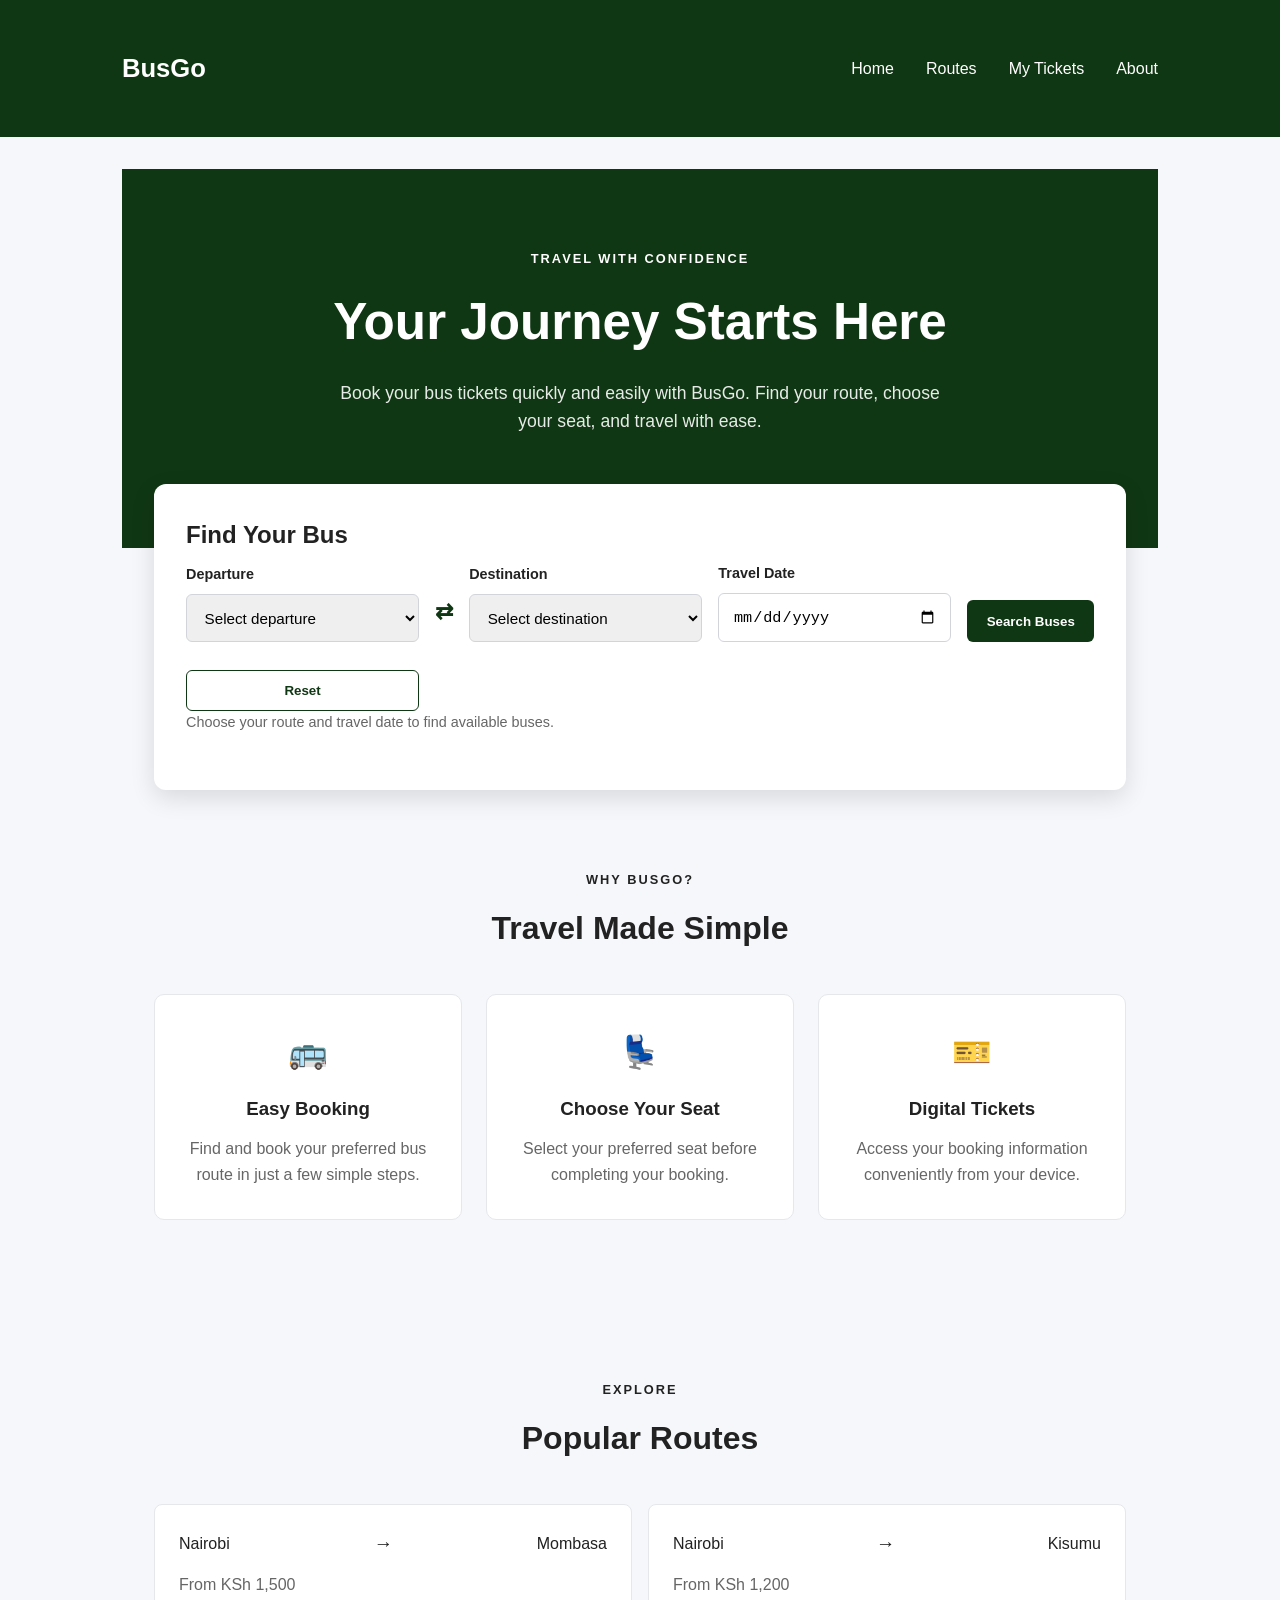
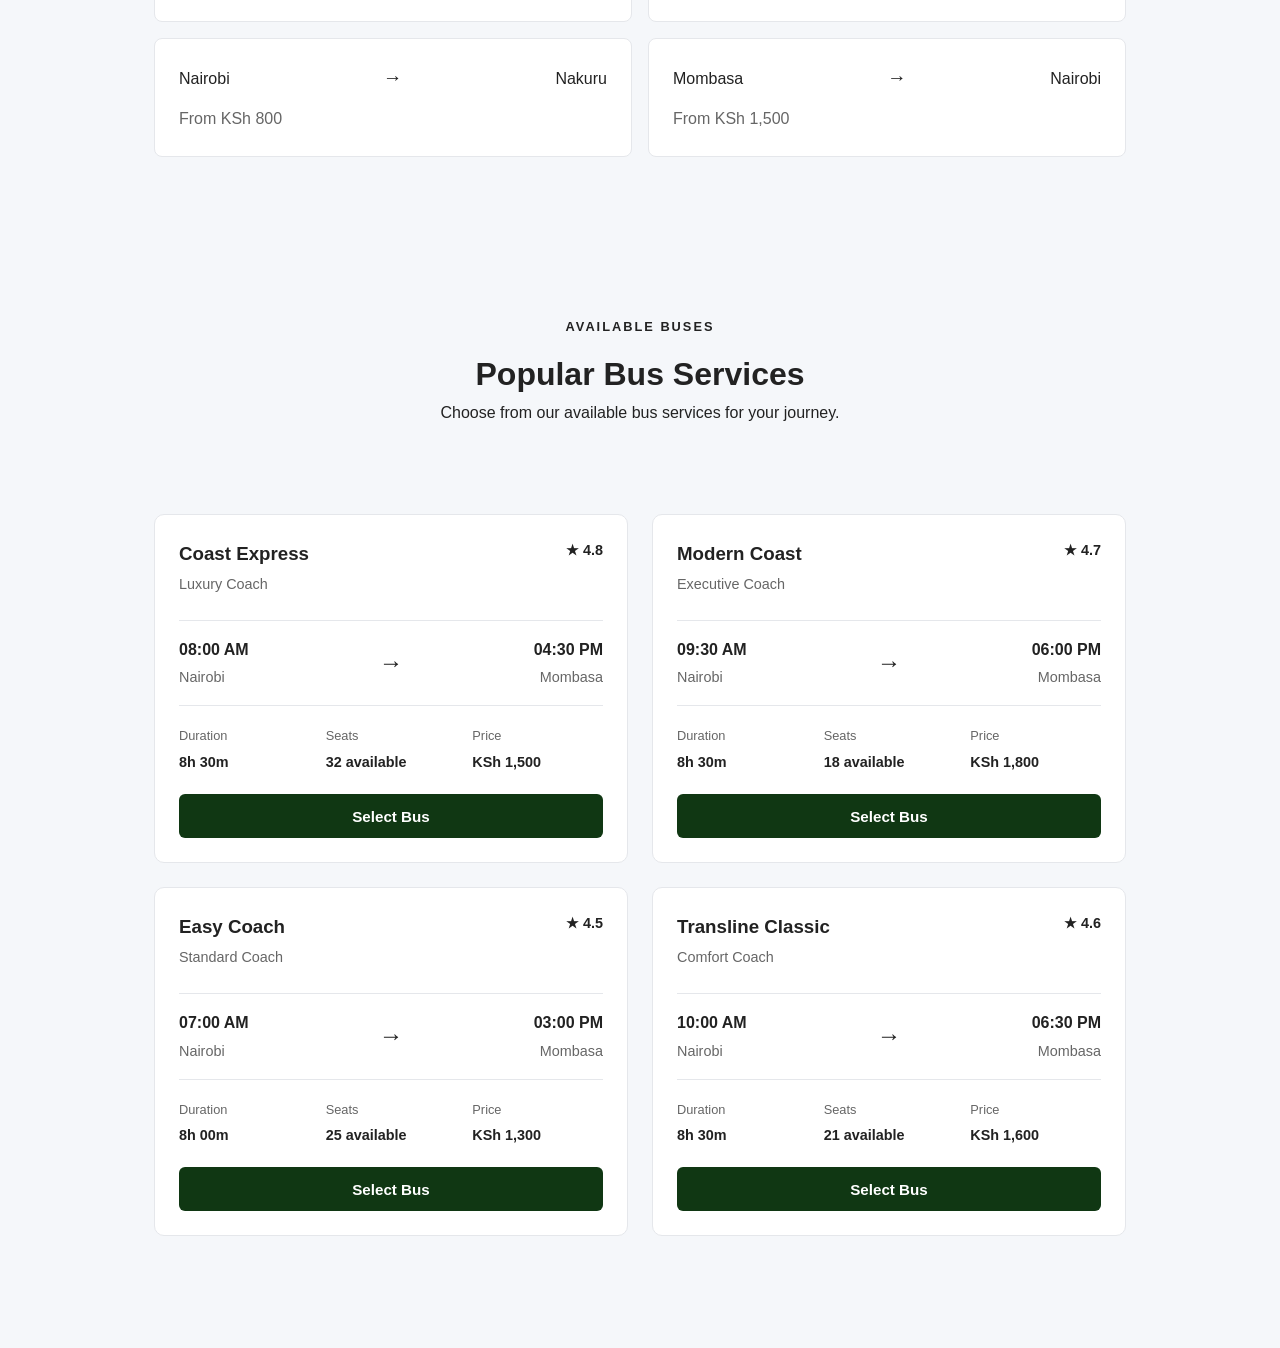
<file: index.html>
<!DOCTYPE html>
<html lang="en">
<head>
    <meta charset="UTF-8">
    <meta name="viewport" content="width=device-width, initial-scale=1.0">

    <title>BusGo - Bus Ticket Booking</title>

    <link rel="stylesheet" href="css/style.css">
    <link rel="stylesheet" href="css/responsive.css">
</head>

<body>

<header class="site-header">
    <nav class="navbar">
        <a href="index.html" class="logo">
            BusGo
        </a>

        <ul class="nav-links">
            <li>
                <a href="index.html">Home</a>
            </li>

            <li>
                <a href="#routes">Routes</a>
            </li>

            <li>
                <a href="tickets.html">My Tickets</a>
            </li>

            <li>
                <a href="#about">About</a>
            </li>
        </ul>

        <button class="menu-toggle" aria-label="Toggle navigation">
            ☰
        </button>
    </nav>
</header>

    <main>

    <!-- Hero Section -->
    <section class="hero">
        <div class="hero-content">
            <p class="hero-label">TRAVEL WITH CONFIDENCE</p>

            <h1>Your Journey Starts Here</h1>

            <p class="hero-description">
                Book your bus tickets quickly and easily with BusGo.
                Find your route, choose your seat, and travel with ease.
            </p>
        </div>
    </section>


    <!-- Search Section -->
    <section class="search-section">

        <div class="search-card">

            <h2>Find Your Bus</h2>

            <form class="search-form" id="bus-search-form">

    <div class="form-group">
        <label for="from">Departure</label>

        <select id="from" name="from" required>
            <option value="">Select departure</option>
            <option value="nairobi">Nairobi</option>
            <option value="mombasa">Mombasa</option>
            <option value="kisumu">Kisumu</option>
            <option value="nakuru">Nakuru</option>
            <option value="eldoret">Eldoret</option>
        </select>
    </div>


    <div class="route-swap" aria-hidden="true">
        ⇄
    </div>


    <div class="form-group">
        <label for="to">Destination</label>

        <select id="to" name="to" required>
            <option value="">Select destination</option>
            <option value="nairobi">Nairobi</option>
            <option value="mombasa">Mombasa</option>
            <option value="kisumu">Kisumu</option>
            <option value="nakuru">Nakuru</option>
            <option value="eldoret">Eldoret</option>
        </select>
    </div>


    <div class="form-group">
        <label for="travel-date">Travel Date</label>

        <input
            type="date"
            id="travel-date"
            name="travel-date"
            required
        >
    </div>


    <button type="submit" class="search-button">
        Search Buses
    </button>
<button
    type="button"
    class="reset-search-button"
    id="reset-search"
>
    Reset
</button>
</form>

        </div>

    </section>


    <!-- Features Section -->
    <section class="features-section">

        <div class="section-heading">
            <p class="section-label">WHY BUSGO?</p>
            <h2>Travel Made Simple</h2>
        </div>


        <div class="feature-grid">

            <article class="feature-card">
                <div class="feature-icon">🚌</div>

                <h3>Easy Booking</h3>

                <p>
                    Find and book your preferred bus route
                    in just a few simple steps.
                </p>
            </article>


            <article class="feature-card">
                <div class="feature-icon">💺</div>

                <h3>Choose Your Seat</h3>

                <p>
                    Select your preferred seat before
                    completing your booking.
                </p>
            </article>


            <article class="feature-card">
                <div class="feature-icon">🎫</div>

                <h3>Digital Tickets</h3>

                <p>
                    Access your booking information
                    conveniently from your device.
                </p>
            </article>

        </div>

    </section>


    <!-- Popular Routes -->
    <section class="routes-section" id="routes">

        <div class="section-heading">
            <p class="section-label">EXPLORE</p>
            <h2>Popular Routes</h2>
        </div>


        <div class="route-grid">

            <article class="route-card">
                <div>
                    <span>Nairobi</span>
                    <strong>→</strong>
                    <span>Mombasa</span>
                </div>

                <p>From KSh 1,500</p>
            </article>


            <article class="route-card">
                <div>
                    <span>Nairobi</span>
                    <strong>→</strong>
                    <span>Kisumu</span>
                </div>

                <p>From KSh 1,200</p>
            </article>


            <article class="route-card">
                <div>
                    <span>Nairobi</span>
                    <strong>→</strong>
                    <span>Nakuru</span>
                </div>

                <p>From KSh 800</p>
            </article>


            <article class="route-card">
                <div>
                    <span>Mombasa</span>
                    <strong>→</strong>
                    <span>Nairobi</span>
                </div>

                <p>From KSh 1,500</p>
            </article>

        </div>

    </section>
    <!-- Available Buses -->
<section class="buses-section" id="buses">

    <div class="section-heading">
        <p class="section-label">AVAILABLE BUSES</p>
        <h2>Popular Bus Services</h2>
        <p>
            Choose from our available bus services for your journey.
        </p>
    </div>

<p class="search-results-message" id="search-results-message"></p>
    <div class="bus-grid">

        <!-- Bus Card 1 -->
        <article
    class="bus-card"
    data-from="nairobi"
    data-to="mombasa"
>

            <div class="bus-card-header">
                <div>
                    <h3>Coast Express</h3>
                    <p>Luxury Coach</p>
                </div>

                <span class="bus-rating">★ 4.8</span>
            </div>


            <div class="bus-route">

                <div class="route-point">
                    <strong>08:00 AM</strong>
                    <span>Nairobi</span>
                </div>

                <div class="route-line">
                    <span>→</span>
                </div>

                <div class="route-point">
                    <strong>04:30 PM</strong>
                    <span>Mombasa</span>
                </div>

            </div>


            <div class="bus-details">

                <div>
                    <span>Duration</span>
                    <strong>8h 30m</strong>
                </div>

                <div>
                    <span>Seats</span>
                    <strong>32 available</strong>
                </div>

                <div>
                    <span>Price</span>
                    <strong>KSh 1,500</strong>
                </div>

            </div>


            <button class="select-bus-button">
                Select Bus
            </button>

        </article>


        <!-- Bus Card 2 -->
        <article
    class="bus-card"
    data-from="nairobi"
    data-to="mombasa"
>

            <div class="bus-card-header">
                <div>
                    <h3>Modern Coast</h3>
                    <p>Executive Coach</p>
                </div>

                <span class="bus-rating">★ 4.7</span>
            </div>


            <div class="bus-route">

                <div class="route-point">
                    <strong>09:30 AM</strong>
                    <span>Nairobi</span>
                </div>

                <div class="route-line">
                    <span>→</span>
                </div>

                <div class="route-point">
                    <strong>06:00 PM</strong>
                    <span>Mombasa</span>
                </div>

            </div>


            <div class="bus-details">

                <div>
                    <span>Duration</span>
                    <strong>8h 30m</strong>
                </div>

                <div>
                    <span>Seats</span>
                    <strong>18 available</strong>
                </div>

                <div>
                    <span>Price</span>
                    <strong>KSh 1,800</strong>
                </div>

            </div>


            <button class="select-bus-button">
                Select Bus
            </button>

        </article>


        <!-- Bus Card 3 -->
        <article
    class="bus-card"
    data-from="nairobi"
    data-to="mombasa"
>

            <div class="bus-card-header">
                <div>
                    <h3>Easy Coach</h3>
                    <p>Standard Coach</p>
                </div>

                <span class="bus-rating">★ 4.5</span>
            </div>


            <div class="bus-route">

                <div class="route-point">
                    <strong>07:00 AM</strong>
                    <span>Nairobi</span>
                </div>

                <div class="route-line">
                    <span>→</span>
                </div>

                <div class="route-point">
                    <strong>03:00 PM</strong>
                    <span>Mombasa</span>
                </div>

            </div>


            <div class="bus-details">

                <div>
                    <span>Duration</span>
                    <strong>8h 00m</strong>
                </div>

                <div>
                    <span>Seats</span>
                    <strong>25 available</strong>
                </div>

                <div>
                    <span>Price</span>
                    <strong>KSh 1,300</strong>
                </div>

            </div>


            <button class="select-bus-button">
                Select Bus
            </button>

        </article>


        <!-- Bus Card 4 -->
        <article
    class="bus-card"
    data-from="nairobi"
    data-to="mombasa"
>

            <div class="bus-card-header">
                <div>
                    <h3>Transline Classic</h3>
                    <p>Comfort Coach</p>
                </div>

                <span class="bus-rating">★ 4.6</span>
            </div>


            <div class="bus-route">

                <div class="route-point">
                    <strong>10:00 AM</strong>
                    <span>Nairobi</span>
                </div>

                <div class="route-line">
                    <span>→</span>
                </div>

                <div class="route-point">
                    <strong>06:30 PM</strong>
                    <span>Mombasa</span>
                </div>

            </div>


            <div class="bus-details">

                <div>
                    <span>Duration</span>
                    <strong>8h 30m</strong>
                </div>

                <div>
                    <span>Seats</span>
                    <strong>21 available</strong>
                </div>

                <div>
                    <span>Price</span>
                    <strong>KSh 1,600</strong>
                </div>

            </div>


            <button class="select-bus-button">
                Select Bus
            </button>

        </article>

    </div>

</section>
<!-- Seat Selection -->
<section class="seat-selection-section" id="seat-selection">

    <div class="section-heading">
        <p class="section-label">BOOK YOUR JOURNEY</p>
        <h2>Choose Your Seat</h2>

        <p id="selected-bus-info">
            Select a bus to choose your preferred seat.
        </p>
    </div>


    <div class="seat-selection-container">

        <!-- Bus Layout -->
        <div class="bus-layout">

            <div class="bus-driver">
                <span>DRIVER</span>
            </div>


            <div class="seat-grid">

                <button class="seat available" data-seat="1">
                    1
                </button>

                <button class="seat available" data-seat="2">
                    2
                </button>


                <button class="seat available" data-seat="3">
                    3
                </button>

                <button class="seat occupied" data-seat="4" disabled>
                    4
                </button>


                <button class="seat available" data-seat="5">
                    5
                </button>

                <button class="seat available" data-seat="6">
                    6
                </button>


                <button class="seat occupied" data-seat="7" disabled>
                    7
                </button>

                <button class="seat available" data-seat="8">
                    8
                </button>


                <button class="seat available" data-seat="9">
                    9
                </button>

                <button class="seat available" data-seat="10">
                    10
                </button>


                <button class="seat available" data-seat="11">
                    11
                </button>

                <button class="seat available" data-seat="12">
                    12
                </button>


                <button class="seat occupied" data-seat="13" disabled>
                    13
                </button>

                <button class="seat available" data-seat="14">
                    14
                </button>


                <button class="seat available" data-seat="15">
                    15
                </button>

                <button class="seat available" data-seat="16">
                    16
                </button>

            </div>

        </div>


        <!-- Booking Summary -->
        <div class="booking-summary">

            <h3>Booking Summary</h3>

            <div class="summary-row">
                <span>Bus</span>
                <strong id="summary-bus">Not selected</strong>
            </div>

            <div class="summary-row">
                <span>Route</span>
                <strong id="summary-route">Not selected</strong>
            </div>
            <div class="summary-row">
               <span>Date</span> 
               <strong id="summary-date">Not selected</strong>
            </div>

            <div class="summary-row">
                <span>Seat</span>
                <strong id="summary-seat">Not selected</strong>
            </div>

            <div class="summary-row">
                <span>Price</span>
                <strong id="summary-price">KSh 0</strong>
            </div>


            <button
                type="button"
                class="continue-button"
                id="continue-booking"
                disabled
            >
                Continue
            </button>

        </div>

    </div>


    <!-- Seat Legend -->

    <div class="seat-legend">

        <div>
            <span class="legend-seat available"></span>
            Available
        </div>

        <div>
            <span class="legend-seat selected"></span>
            Selected
        </div>

        <div>
            <span class="legend-seat occupied"></span>
            Occupied
        </div>

    </div>

</section>

</main>

    <script src="js/app.js"></script>
    <script src="js/confirmation.js"></script>
</body>
</html>
</file>
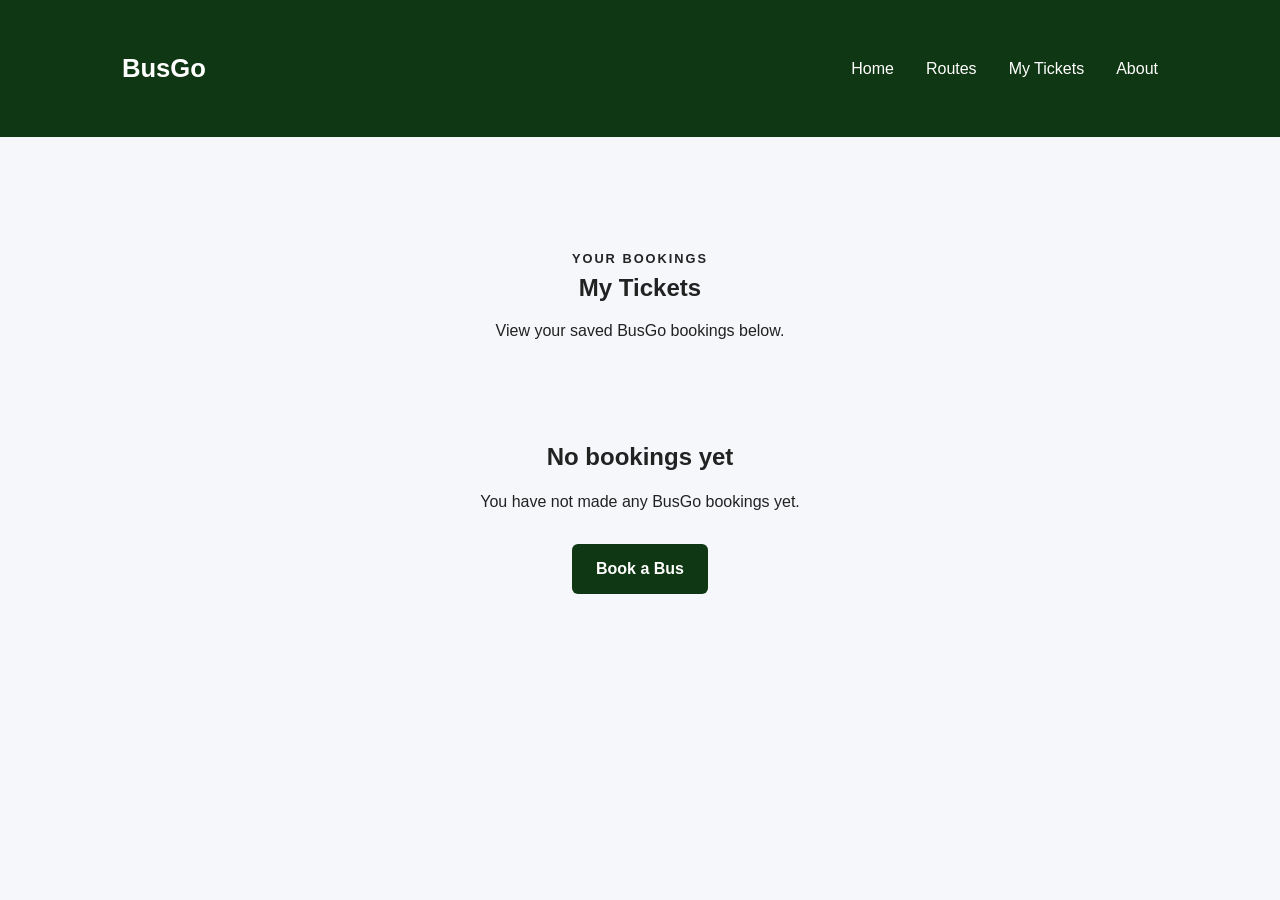
<file: tickets.html>
<!DOCTYPE html>
<html lang="en">

<head>
    <meta charset="UTF-8">
    <meta name="viewport" content="width=device-width, initial-scale=1.0">

    <title>BusGo - My Tickets</title>

    <link rel="stylesheet" href="css/style.css">
    <link rel="stylesheet" href="css/tickets.css">
</head>

<body>

<header class="site-header">

    <nav class="navbar">

        <a href="index.html" class="logo">
            BusGo
        </a>

        <ul class="nav-links">

            <li>
                <a href="index.html">Home</a>
            </li>

            <li>
                <a href="index.html#routes">Routes</a>
            </li>

            <li>
                <a href="tickets.html">My Tickets</a>
            </li>

            <li>
                <a href="index.html#about">About</a>
            </li>

        </ul>

        <button
            class="menu-toggle"
            aria-label="Toggle navigation"
        >
            ☰
        </button>

    </nav>

</header>


<main>

    <section class="tickets-page">

        <div class="section-heading">

            <p class="section-label">
                YOUR BOOKINGS
            </p>

            <h1>
                My Tickets
            </h1>

            <p>
                View your saved BusGo bookings below.
            </p>

        </div>


        <div
    id="no-tickets"
    class="no-tickets"
    hidden
>

    <h2>No bookings yet</h2>

    <p>
        You have not made any BusGo bookings yet.
    </p>

    <a
        href="index.html"
        class="search-button"
    >
        Book a Bus
    </a>

</div>

    </section>

</main>


<script src="js/tickets.js"></script>

</body>

</html>
</file>
<file: css/style.css>
* {
    box-sizing: border-box;
    margin: 0;
    padding: 0;
}

body {
    font-family: Arial, sans-serif;
    line-height: 1.6;
    background: #f5f7fa;
    color: #222;
}

header {
    padding: 2rem;
    text-align: center;
    background: #103713;
    color: white;
}

main {
    max-width: 1100px;
    margin: 0 auto;
    padding: 2rem;
}

.site-header {
    background: #103713;
    color: white;
}

.navbar {
    max-width: 1100px;
    margin: 0 auto;
    padding: 1rem 2rem;

    display: flex;
    align-items: center;
    justify-content: space-between;
}

.logo {
    color: white;
    text-decoration: none;
    font-size: 1.6rem;
    font-weight: bold;
}

.nav-links {
    display: flex;
    list-style: none;
    gap: 2rem;
}

.nav-links a {
    color: white;
    text-decoration: none;
    font-weight: 500;
}

.nav-links a:hover {
    text-decoration: underline;
}

.menu-toggle {
    display: none;
    background: none;
    border: none;
    color: white;
    font-size: 1.5rem;
    cursor: pointer;
}

/* Hero Section */

.hero {
    background: #103713;
    color: white;
    padding: 5rem 2rem 7rem;
    text-align: center;
}

.hero-content {
    max-width: 800px;
    margin: 0 auto;
}

.hero-label,
.section-label {
    font-size: 0.8rem;
    font-weight: bold;
    letter-spacing: 2px;
    margin-bottom: 0.75rem;
}

.hero h1 {
    font-size: 3.2rem;
    margin-bottom: 1rem;
}

.hero-description {
    max-width: 600px;
    margin: 0 auto;
    font-size: 1.1rem;
    opacity: 0.9;
}


/* Search Section */

.search-section {
    max-width: 1100px;
    margin: -4rem auto 0;
    padding: 0 2rem;
    position: relative;
}

.search-card {
    background: white;
    padding: 2rem;
    border-radius: 12px;
    box-shadow: 0 8px 25px rgba(0, 0, 0, 0.12);
}

.search-card h2 {
    margin-bottom: 0.5rem;
}

.search-card::after {
    content: "Choose your route and travel date to find available buses.";
    display: block;
    color: #666;
    font-size: 0.9rem;
    margin-bottom: 1.5rem;
}

.search-form {
    display: grid;
    grid-template-columns: 1fr auto 1fr 1fr auto;
    gap: 1rem;
    align-items: end;
}

.form-group {
    display: flex;
    flex-direction: column;
    gap: 0.5rem;
}

.form-group label {
    font-weight: bold;
    font-size: 0.9rem;
}

.form-group select,
.form-group input {
    padding: 0.85rem;
    border: 1px solid #d1d5db;
    border-radius: 6px;
    font-size: 0.95rem;
}

.search-button {
    padding: 0.85rem 1.2rem;
    border: none;
    border-radius: 6px;
    background: #103713;
    color: white;
    font-weight: bold;
    cursor: pointer;
}

.search-button:hover {
    opacity: 0.9;
}


/* General Section Styling */

.features-section,
.routes-section {
    max-width: 1100px;
    margin: 0 auto;
    padding: 5rem 2rem;
}

.section-heading {
    text-align: center;
    margin-bottom: 2.5rem;
}

.section-heading h2 {
    font-size: 2rem;
}


/* Features */

.feature-grid {
    display: grid;
    grid-template-columns: repeat(3, 1fr);
    gap: 1.5rem;
}

.feature-card {
    padding: 2rem;
    text-align: center;
    background: white;
    border-radius: 10px;
    border: 1px solid #e5e7eb;
}

.feature-icon {
    font-size: 2rem;
    margin-bottom: 1rem;
}

.feature-card h3 {
    margin-bottom: 0.75rem;
}

.feature-card p {
    color: #666;
}


/* Popular Routes */

.routes-section {
    background: #f5f7fa;
    max-width: none;
}

.route-grid {
    max-width: 1100px;
    margin: 0 auto;

    display: grid;
    grid-template-columns: repeat(2, 1fr);
    gap: 1rem;
}

.route-card {
    background: white;
    padding: 1.5rem;
    border-radius: 8px;
    border: 1px solid #e5e7eb;
}

.route-card div {
    display: flex;
    justify-content: space-between;
    align-items: center;
    margin-bottom: 0.75rem;
}

.route-card strong {
    font-size: 1.2rem;
}

.route-card p {
    color: #666;
}
.route-swap {
    display: flex;
    align-items: center;
    justify-content: center;
    font-size: 1.4rem;
    font-weight: bold;
    color: #103713;
    padding-bottom: 0.8rem;
}

/* Available Buses */

.buses-section {
    max-width: 1100px;
    margin: 0 auto;
    padding: 5rem 2rem;
}

.bus-grid {
    display: grid;
    grid-template-columns: repeat(2, 1fr);
    gap: 1.5rem;
}

.bus-card {
    background: white;
    border: 1px solid #e5e7eb;
    border-radius: 10px;
    padding: 1.5rem;

    transition: transform 0.2s ease, box-shadow 0.2s ease;
}

.bus-card:hover {
    transform: translateY(-3px);
    box-shadow: 0 8px 20px rgba(0, 0, 0, 0.08);
}

.bus-card-header {
    display: flex;
    align-items: flex-start;
    justify-content: space-between;
    margin-bottom: 1.5rem;
}

.bus-card-header h3 {
    margin-bottom: 0.25rem;
}

.bus-card-header p {
    color: #666;
    font-size: 0.9rem;
}

.bus-rating {
    font-size: 0.9rem;
    font-weight: bold;
}


/* Route */

.bus-route {
    display: grid;
    grid-template-columns: 1fr auto 1fr;
    align-items: center;
    gap: 1rem;

    padding: 1rem 0;
    border-top: 1px solid #e5e7eb;
    border-bottom: 1px solid #e5e7eb;
}

.route-point {
    display: flex;
    flex-direction: column;
    gap: 0.25rem;
}

.route-point:last-child {
    text-align: right;
}

.route-point span {
    color: #666;
    font-size: 0.9rem;
}

.route-line {
    font-size: 1.5rem;
    font-weight: bold;
}


/* Bus Details */

.bus-details {
    display: grid;
    grid-template-columns: repeat(3, 1fr);
    gap: 1rem;

    padding: 1.25rem 0;
}

.bus-details div {
    display: flex;
    flex-direction: column;
    gap: 0.25rem;
}

.bus-details span {
    color: #666;
    font-size: 0.8rem;
}

.bus-details strong {
    font-size: 0.9rem;
}

/* Select Bus Button */

.select-bus-button {
    width: 100%;
    padding: 0.85rem;

    border: none;
    border-radius: 6px;

    background: #103713;
    color: white;

    font-size: 0.95rem;
    font-weight: bold;

    cursor: pointer;
}

.select-bus-button:hover {
    opacity: 0.9;
}
button:focus,
select:focus,
input:focus,
a:focus {
    outline: 2px solid #103713;
    outline-offset: 2px;
}
.search-results-message {
    text-align: center;
    margin-bottom: 1.5rem;
    font-weight: 600;
    min-height: 1.5rem;
}
.reset-search-button {
    margin-top: 0.75rem;
    width: 100%;
    padding: 0.75rem;

    border: 1px solid #103713;
    border-radius: 6px;

    background: white;
    color: #103713;

    font-weight: bold;
    cursor: pointer;
}

.reset-search-button:hover {
    background: #f2f5f2;
}
/* =========================================
   Seat Selection
   ========================================= */

.seat-selection-section {
    max-width: 1100px;
    margin: 0 auto;
    padding: 5rem 2rem;
}

.seat-selection-container {
    display: grid;
    grid-template-columns: 1fr 1fr;
    gap: 3rem;
    align-items: start;
}


/* Bus Layout */

.bus-layout {
    max-width: 360px;
    width: 100%;
    margin: 0 auto;
    padding: 2rem;

    border: 2px solid #e5e7eb;
    border-radius: 20px;

    background: #f8faf8;
}

.bus-driver {
    display: flex;
    justify-content: flex-end;

    padding-bottom: 1.5rem;
    margin-bottom: 1.5rem;

    border-bottom: 1px solid #d1d5db;
}

.bus-driver span {
    padding: 0.5rem 0.75rem;

    border-radius: 6px;

    background: #e5e7eb;

    font-size: 0.75rem;
    font-weight: bold;
}


/* Seats */

.seat-grid {
    display: grid;
    grid-template-columns: 1fr 1fr;

    gap: 0.75rem;
}

.seat {
    height: 48px;

    border: 1px solid #d1d5db;
    border-radius: 7px;

    background: white;

    font-weight: bold;

    cursor: pointer;

    transition:
        transform 0.15s ease,
        background 0.15s ease;
}

.seat.available:hover {
    transform: translateY(-2px);
}

.seat.selected {
    background: #103713;
    color: white;
    border-color: #103713;
}

.seat.occupied {
    background: #d1d5db;
    color: #6b7280;
    cursor: not-allowed;
}


/* Booking Summary */

.booking-summary {
    padding: 2rem;

    border: 1px solid #e5e7eb;
    border-radius: 10px;

    background: white;

    box-shadow: 0 5px 15px rgba(0, 0, 0, 0.06);
}

.booking-summary h3 {
    margin-bottom: 1.5rem;
}

.summary-row {
    display: flex;
    justify-content: space-between;

    gap: 1rem;

    padding: 1rem 0;

    border-bottom: 1px solid #e5e7eb;
}

.summary-row span {
    color: #666;
}

.summary-row strong {
    text-align: right;
}


/* Continue */

.continue-button {
    width: 100%;

    margin-top: 1.5rem;

    padding: 0.9rem;

    border: none;
    border-radius: 6px;

    background: #103713;
    color: white;

    font-weight: bold;

    cursor: pointer;
}

.continue-button:disabled {
    opacity: 0.5;
    cursor: not-allowed;
}


/* Seat Legend */

.seat-legend {
    display: flex;
    justify-content: center;

    gap: 2rem;

    margin-top: 2rem;
}

.seat-legend > div {
    display: flex;
    align-items: center;

    gap: 0.5rem;

    font-size: 0.85rem;
}

.legend-seat {
    width: 18px;
    height: 18px;

    display: inline-block;

    border: 1px solid #d1d5db;
    border-radius: 4px;
}

.legend-seat.available {
    background: white;
}

.legend-seat.selected {
    background: #103713;
}

.legend-seat.occupied {
    background: #d1d5db;
}
#seat-selection {
    display: none;
}
</file>
<file: css/responsive.css>
/* =========================================
   BusGo Responsive Styles
   ========================================= */


/* -----------------------------------------
   Tablets
   ----------------------------------------- */

@media (max-width: 992px) {

    .hero {
        padding: 4rem 2rem 6rem;
    }

    .hero h1 {
        font-size: 2.7rem;
    }

    .search-section {
        padding: 0 1.5rem;
    }

    .search-form {
        grid-template-columns: 1fr 1fr;
    }

    .route-swap {
        display: none;
    }

    .search-button {
        width: 100%;
    }

    .feature-grid {
        grid-template-columns: repeat(2, 1fr);
    }

    .bus-grid {
        grid-template-columns: 1fr;
    }

}


/* -----------------------------------------
   Mobile Devices
   ----------------------------------------- */

@media (max-width: 768px) {

    /* Hero */

    .hero {
        padding: 3.5rem 1rem 5rem;
    }

    .hero h1 {
        font-size: 2.2rem;
        line-height: 1.2;
    }

    .hero-description {
        font-size: 1rem;
    }


    /* Search */

    .search-section {
        padding: 0 1rem;
        margin-top: -3rem;
    }

    .search-card {
        padding: 1.25rem;
    }

    .search-form {
        grid-template-columns: 1fr;
        gap: 1rem;
    }

    .route-swap {
        display: none;
    }

    .search-button {
        width: 100%;
    }


    /* Sections */

    .features-section,
    .routes-section,
    .buses-section {
        padding: 3rem 1rem;
    }

    .section-heading h2 {
        font-size: 1.7rem;
    }


    /* Features */

    .feature-grid {
        grid-template-columns: 1fr;
    }


    /* Routes */

    .route-grid {
        grid-template-columns: 1fr;
    }


    /* Bus Cards */

    .bus-grid {
        grid-template-columns: 1fr;
    }

    .bus-card {
        padding: 1.25rem;
    }

    .bus-card-header {
        gap: 1rem;
    }

    .bus-route {
        gap: 0.5rem;
    }

    .bus-details {
        grid-template-columns: 1fr;
        gap: 0.75rem;
    }

    .bus-details div {
        flex-direction: row;
        justify-content: space-between;
    }

}


/* -----------------------------------------
   Small Mobile Devices
   ----------------------------------------- */

@media (max-width: 480px) {

    .hero h1 {
        font-size: 1.9rem;
    }

    .hero-label,
    .section-label {
        font-size: 0.7rem;
    }

    .hero-description {
        font-size: 0.9rem;
    }

    .search-card {
        padding: 1rem;
    }

    .search-card h2 {
        font-size: 1.3rem;
    }

    .bus-card-header {
        flex-direction: column;
    }

    .bus-rating {
        align-self: flex-start;
    }

    .bus-route {
        grid-template-columns: 1fr;
        text-align: left;
    }

    .route-point:last-child {
        text-align: left;
    }

    .route-line {
        display: none;
    }

    .bus-details div {
        font-size: 0.85rem;
    }

}
@media (max-width: 768px) {

    nav {
        gap: 1rem;
        flex-wrap: wrap;
    }

}
.seat-selection-section {
    padding: 3rem 1rem;
}

.seat-selection-container {
    grid-template-columns: 1fr;
    gap: 2rem;
}

.bus-layout {
    max-width: 320px;
    padding: 1.5rem;
}

.seat-legend {
    flex-direction: column;
    align-items: center;
    gap: 0.75rem;
}
</file>
<file: css/tickets.css>
/* =========================================
   My Tickets Page
   ========================================= */

.tickets-page {
    max-width: 1000px;
    margin: 0 auto;
    padding: 80px 20px;
}

/* Page heading */

.tickets-page .section-heading {
    text-align: center;
    margin-bottom: 45px;
}

.tickets-page .section-label {
    margin-bottom: 10px;
}

.tickets-page .section-heading h1 {
    margin-bottom: 10px;
}

.tickets-page .section-heading p {
    margin: 0;
}


/* Tickets container */

.tickets-container {
    display: grid;
    gap: 24px;
    margin-top: 30px;
}


/* Individual ticket */

.ticket-card {
    background: #ffffff;
    border-radius: 12px;
    padding: 24px;
    box-shadow: 0 4px 15px rgba(0, 0, 0, 0.08);
}


/* Ticket heading */

.ticket-header {
    display: flex;
    justify-content: space-between;
    align-items: center;

    border-bottom: 1px solid #ddd;

    padding-bottom: 15px;
    margin-bottom: 20px;
}

.ticket-header h2 {
    margin: 0;
}

.ticket-header span {
    font-weight: bold;
}


/* Ticket information */

.ticket-details {
    display: grid;
    gap: 16px;
}

.ticket-details div {
    display: flex;
    justify-content: space-between;
    align-items: center;

    gap: 20px;
}

.ticket-details span {
    font-weight: 500;
}

.ticket-details strong {
    text-align: right;
}


/* Ticket footer */

.ticket-footer {
    margin-top: 20px;
    padding-top: 15px;

    border-top: 1px dashed #ccc;

    font-size: 0.9rem;
}


/* =========================================
   Empty Tickets State
   ========================================= */

.no-tickets {
    display: flex;
    flex-direction: column;

    align-items: center;
    justify-content: center;

    text-align: center;

    padding: 50px 20px;
    margin-top: 10px;
}

.no-tickets h2 {
    margin: 0 0 12px;
}

.no-tickets p {
    margin: 0 0 25px;
}

.no-tickets .search-button {
    display: inline-block;

    padding: 12px 24px;

    margin-top: 5px;

    text-decoration: none;

    border-radius: 6px;

    font-weight: 600;
}


/* =========================================
   Mobile
   ========================================= */

@media (max-width: 600px) {

    .tickets-page {
        padding: 50px 16px;
    }

    .ticket-card {
        padding: 18px;
    }

    .ticket-header {
        align-items: flex-start;
        gap: 10px;
    }

    .ticket-details div {
        flex-direction: column;
        align-items: flex-start;
        gap: 4px;
    }

    .ticket-details strong {
        text-align: left;
    }

    .no-tickets {
        padding: 40px 10px;
    }
}
</file>
